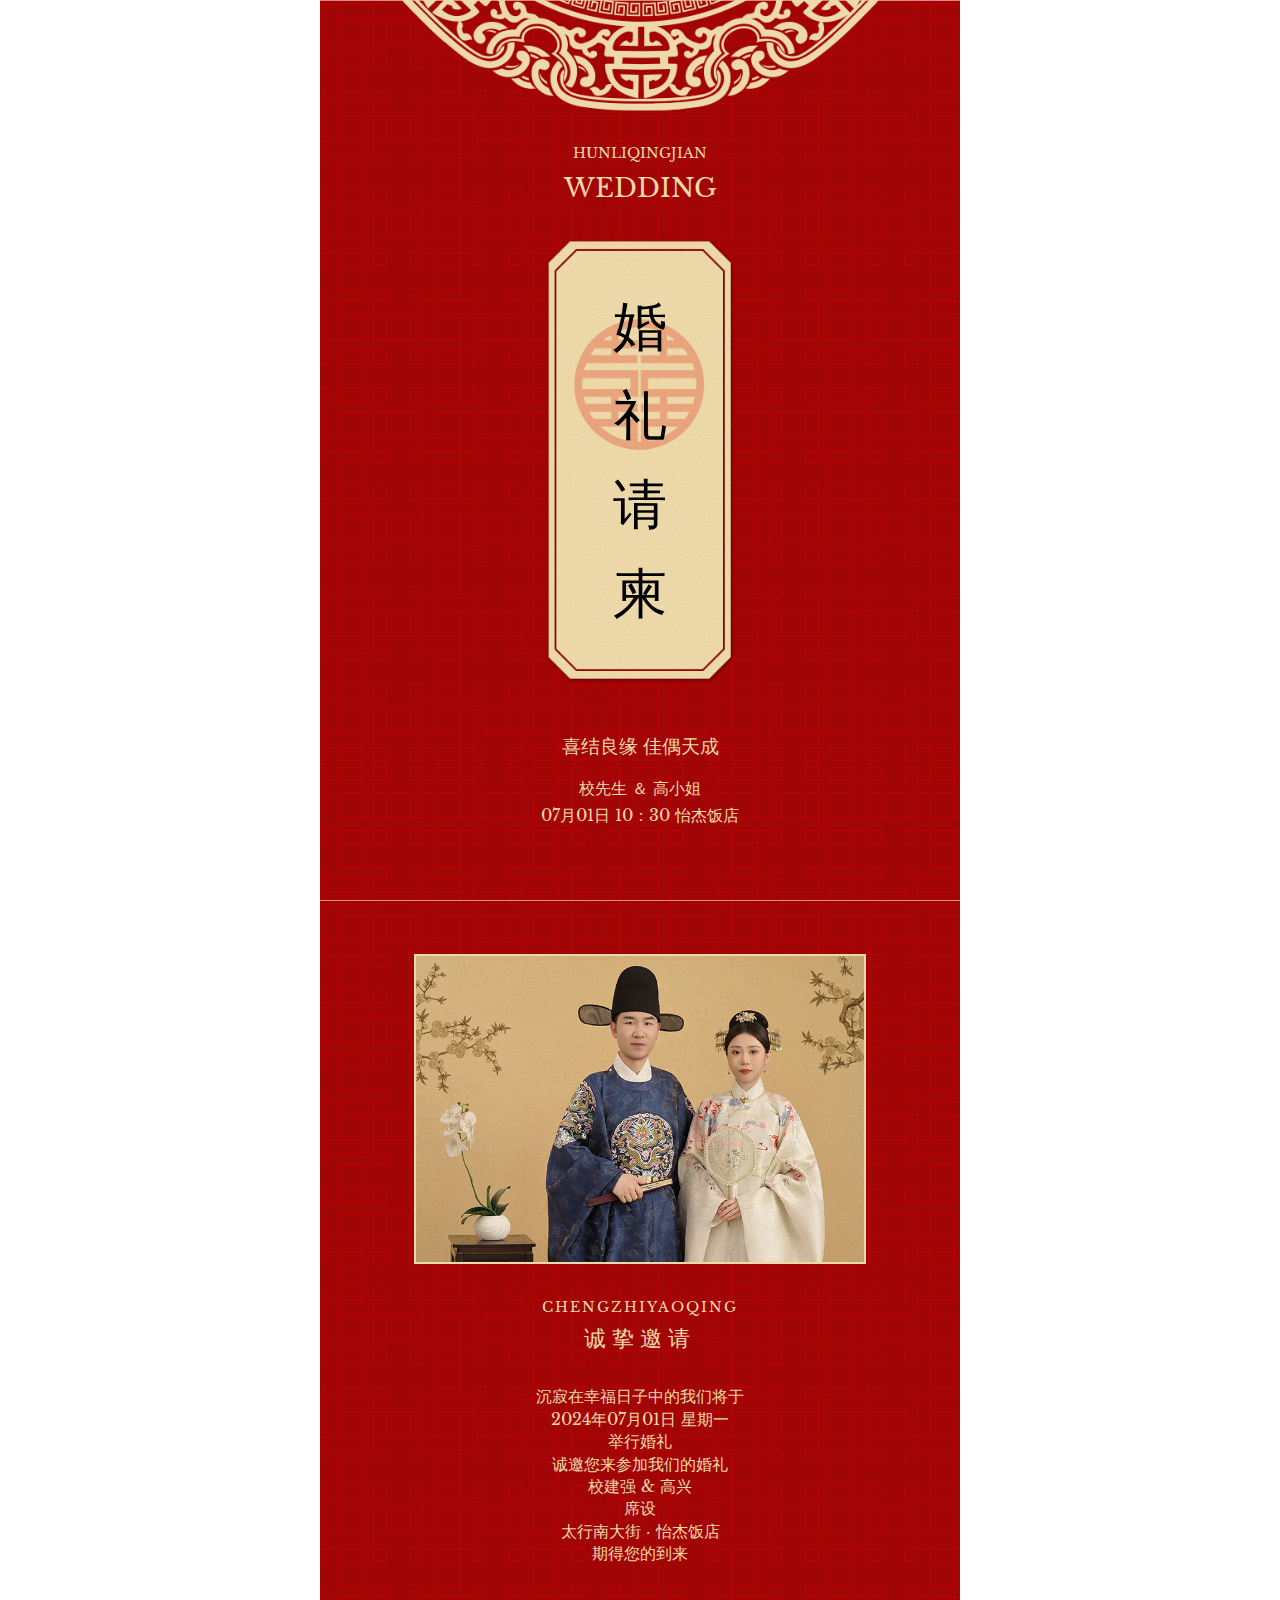
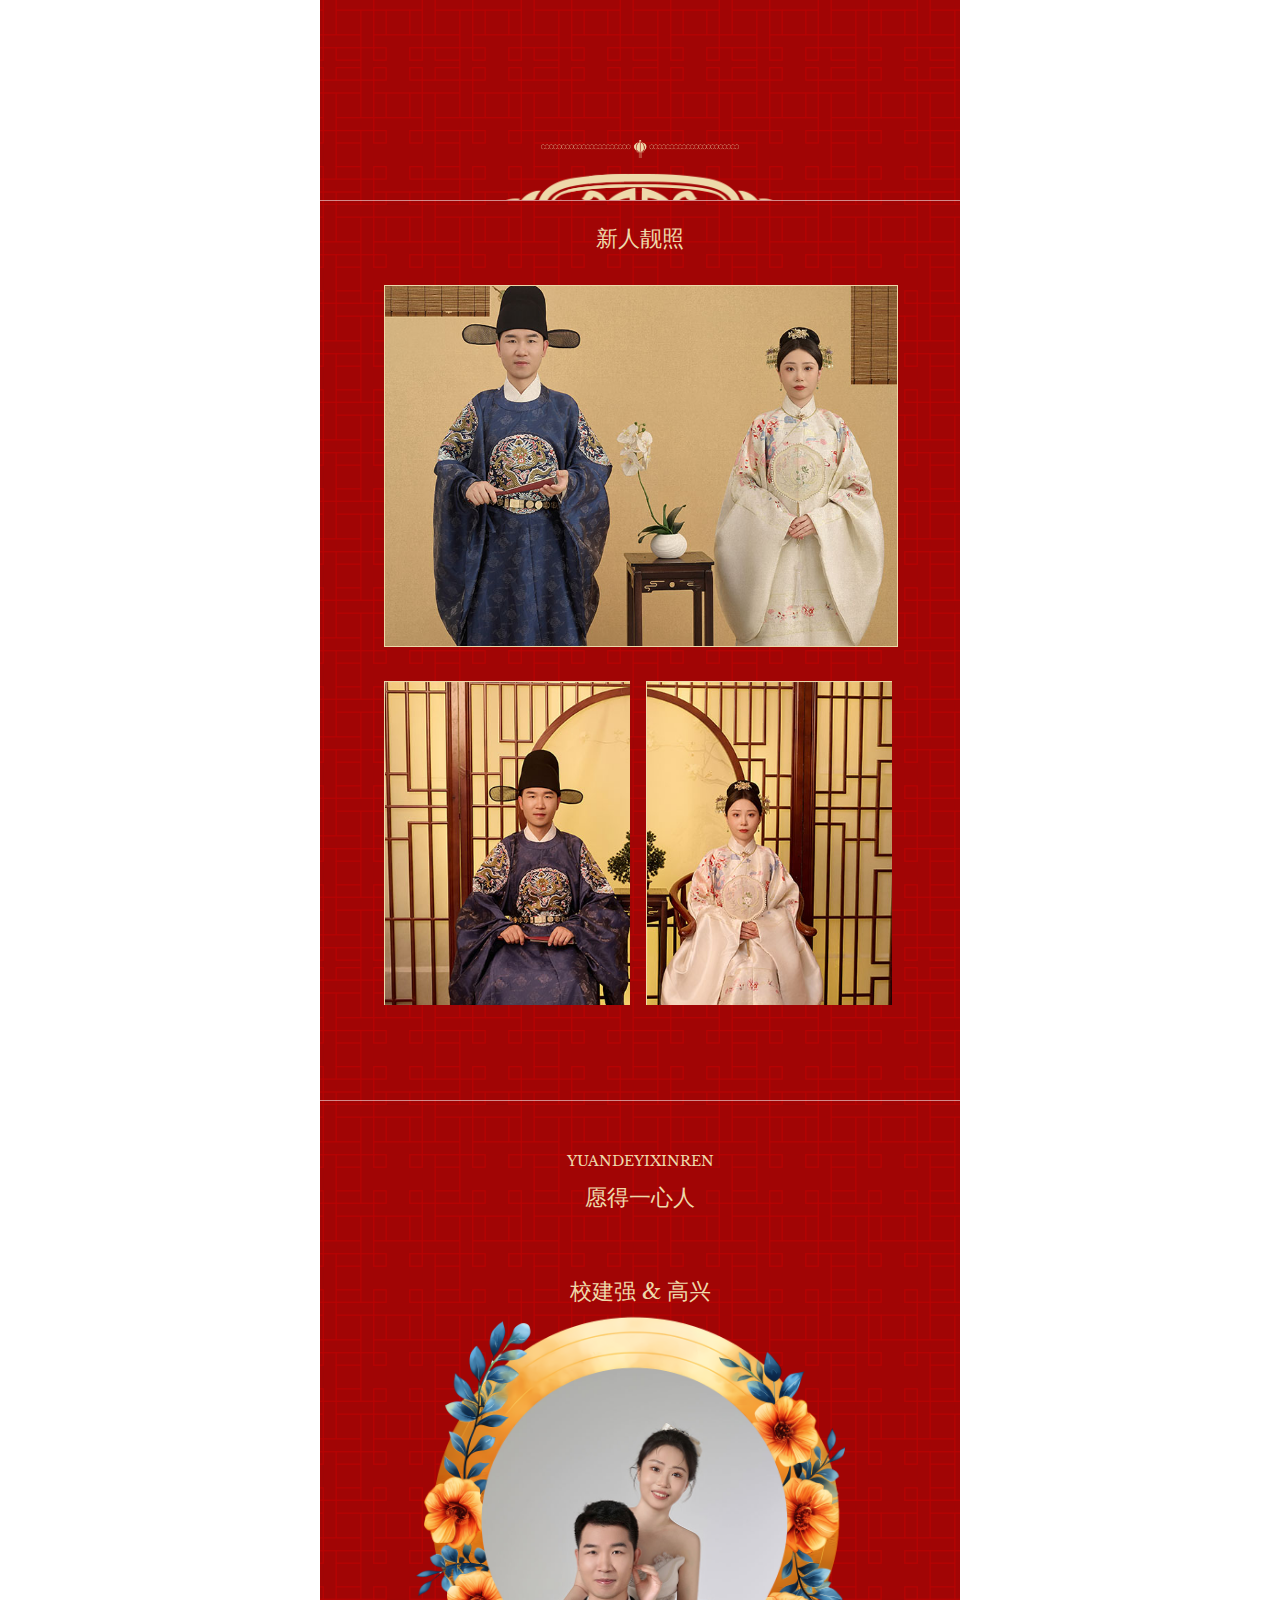
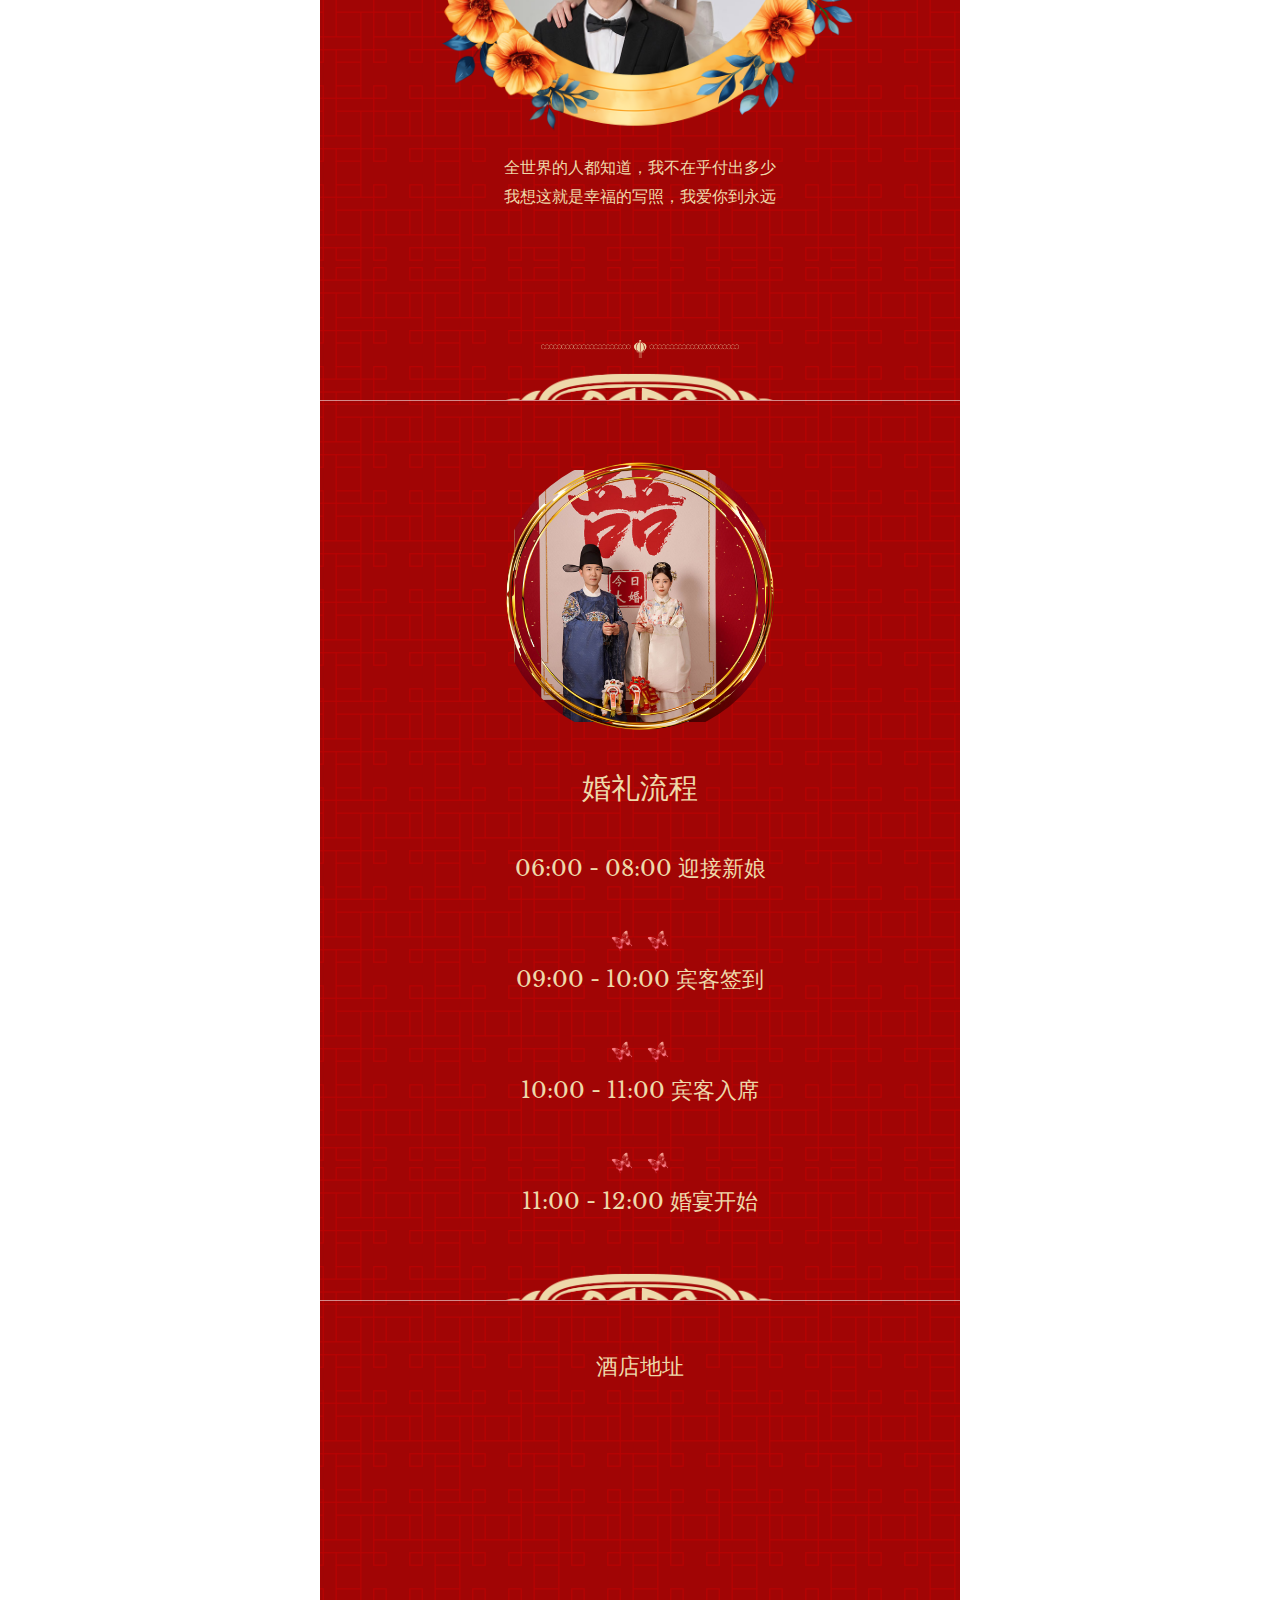
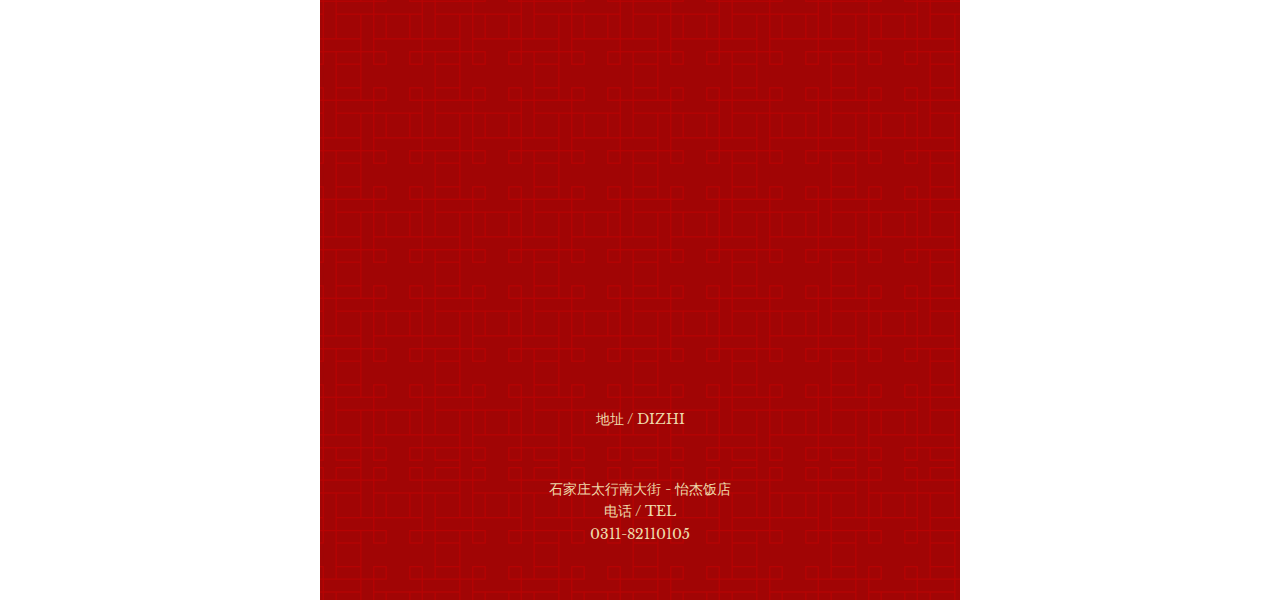
<file: index.html>
<!DOCTYPE html>
<html lang="en">
<head>
  <meta charset="UTF-8">
  <meta http-equiv="X-UA-Compatible" content="IE=edge">
  <meta name="viewport" content="width=device-width,initial-scale=1,maximum-scale=1,user-scalable=0,viewport-fit=cover">
  <title>邀请函</title>
  <link rel="stylesheet" href="./reset.css">
  <link
    rel="stylesheet"
    href="https://cdnjs.cloudflare.com/ajax/libs/animate.css/4.1.1/animate.min.css"
  />
  <link rel="stylesheet" href="./style.css">
</head>
<body>
  <div class="wrapper">
    <div class="section sec_1" data-section-name="part1">
      <div class="top_img">
        <img src="./imgs/20220326-183033-a403.png" alt="">
      </div>
      <p class="p1">HUNLIQINGJIAN</p>
      <p class="p2">WEDDING</p>
      <div class="cent">
        <p><em>婚</em> <em>礼</em><em>请</em><em>柬</em></p>
      </div>
      <p class="p3">喜结良缘 佳偶天成</p>
      <p class="p4">校先生 ＆ 高小姐</p>
      <p class="p5">07月01日 10：30  怡杰饭店</p>
    </div>
    <div class="section sec_2" data-section-name="part2">
      <div class="pic1 animate__animated" action="zoomIn">
        <img src="./imgs/pic1.jpg" alt="">
      </div>
      <p class="p1 animate__animated" action="zoomIn">CHENGZHIYAOQING</p>
      <p class="p2 animate__animated" action="zoomIn">诚挚邀请</p>
      <p class="p3 animate__animated" action="zoomIn">沉寂在幸福日子中的我们将于<br>2024年07月01日 星期一<br>举行婚礼<br>诚邀您来参加我们的婚礼<br>校建强 &amp; 高兴<br>席设<br>太行南大街 · 怡杰饭店<br>期得您的到来</p>
      <img class="pic2" src="./imgs/20220326-183033-1646.png" alt="">
      <div class="pic3">
        <img action="fadeInUp" src="./imgs/20220326-183033-a403.png" alt="">
      </div>
    </div>
    <div class="section sec_3" data-section-name="part3">
      <p class="p1">新人靓照</p>
      <div class="top">
        <img class="animate__animated" src="./imgs/pic2.jpg" action="flipInX" alt="">
      </div>
      <div class="cent">
        <div class="pic2">
          <img class="animate__animated" action="fadeInLeft" src="./imgs/pic3.jpg" alt="">
        </div>
        <div class="pic3">
          <img class="animate__animated" action="fadeInRight" src="./imgs/pic3.jpg" alt="">
        </div>
      </div>
    </div>
    <div class="section sec_4">
      <p class="p1 animate__animated" action="fadeInDown">YUANDEYIXINREN</p>
      <p class="p2 animate__animated" action="fadeInDown">愿得一心人</p>
      <p class="p3 animate__animated" action="fadeInDown">校建强 & 高兴</p>
      <div class="pic1 animate__animated" action="zoomIn">
        <img src="./imgs/circlecov3.png" class="cover" alt="">
        <img src="./imgs/pic5.jpg" class="inv" alt="">
      </div>
      <p class="p4 animate__animated" action="fadeIn">全世界的人都知道，我不在乎付出多少<br>我想这就是幸福的写照，我爱你到永远</p>
      <img class="pic2" src="./imgs/20220326-183033-1646.png" alt="">
      <div class="pic3">
        <img action="fadeInUp" src="./imgs/20220326-183033-a403.png" alt="">
      </div>
    </div>
    <div class="section sec_5" data-section-name="part4">
      <div class="pic1 animate__animated" action="zoomIn">
        <img class="cover" src="./imgs/circlecov2.png" alt="">
        <img class="inv" src="./imgs/pic4.jpg" alt="">
      </div>
      <p class="p1 animate__animated" action="zoomIn">
        婚礼流程
      </p>
      <p class="p2 animate__animated" action="fadeInLeft">06:00 - 08:00 迎接新娘</p>
      <div><img class="butterfly" src="./imgs/butterfly.png" alt=""> <img class="butterfly" src="./imgs/butterfly.png" alt=""></div>
      <p class="p2 animate__animated" action="fadeInRight">09:00 - 10:00 宾客签到</p>
      <div><img class="butterfly" src="./imgs/butterfly.png" alt=""> <img class="butterfly" src="./imgs/butterfly.png" alt=""></div>
      <p class="p2 animate__animated" action="fadeInLeft">10:00 - 11:00 宾客入席</p>
      <div><img class="butterfly" src="./imgs/butterfly.png" alt=""> <img class="butterfly" src="./imgs/butterfly.png" alt=""></div>
      <p class="p2 animate__animated" action="fadeInRight">11:00 - 12:00 婚宴开始</p>
      
      <div class="bottom_fade">
        <img action="fadeInUp" src="./imgs/20220326-183033-a403.png" alt="">
      </div>
    </div>
    <div class="section sec_6" data-section-name="part5">
      <p class="p1 animate__animated" action="fadeInDown">酒店地址</p>
      <iframe class="animate__animated" action="fadeIn" src="https://m.amap.com/navi/?dest=114.640973,37.9245058&destName=怡杰饭店&key=d4e58a6d458dfea5a0718daffdf122f1" frameborder="0"></iframe>
      <p class="p2">
        地址 / DIZHI
      </p>
      <p class="p3 animate__animated" action="fadeInUp">
        石家庄太行南大街 - 怡杰饭店 <br /> 电话 / TEL <br /> 0311-82110105
      </p>
    </div>
  </div>
  <audio class="audio" src="https://st0.dancf.com/gaoding-material/0/images/368912/20200723-153638-VUeoN.mp3" controls></audio>
</body>
<script src="https://code.jquery.com/jquery-2.2.4.min.js"></script>
<script src="./jq.scrollify.js" defer></script>
<script src="./main.js" defer></script>
</html>
</file>
<file: style.css>
@font-face {
  font-family: 'xyjxs';
  src: url('imgs/xyjxs.woff');
}
@font-face {
  font-family: 'librebaskerville';
  src: url('imgs/librebaskerville.woff');
}
@font-face {
  font-family: 'feihuasong';
  src: url('imgs/feihuasong.woff');
}
html,
body {
  height: 100%;
}
body {
  font-family: 'librebaskerville', 'feihuasong';
  font-size: 14px;
  line-height: 1;
}
em {
  font-style: normal;
}
.wrapper {
  max-width: 640px;
  min-height: 360px;
  margin: 0 auto;
  overflow-x: hidden;
}
.section {
  min-height: 100vh;
  background: url(imgs/20220326-183044-79cf.png) repeat-y;
  color: #eed9aa;
}
.animate__animated {
  animation-timing-function: linear;
}
.sec_1 {
  display: flex;
  flex-flow: column;
  align-items: center;
}
.sec_1 .top_img {
  width: 88%;
  margin: 0 auto;
  flex-shrink: 0;
  overflow: hidden;
}
.sec_1 .top_img img {
  display: inline-block;
  width: 100%;
  transform: translateY(-100%);
}
.sec_1 > p {
  opacity: 0.1;
}
.sec_1 .p1 {
  margin: 2.6vh 0 1.8vh;
  transform: scale(0.6);
}
.sec_1 .p2 {
  transform: scale(0.8);
  font-size: 1.6rem;
}
.sec_1 .p3 {
  margin: 1vh 0 2vh;
  font-size: 1.2rem;
}
.sec_1 .p4,
.sec_1 .p5 {
  margin: 0.6vh 0;
  font-size: 1rem;
}
.sec_1 .p4 {
  transform: translateX(-1000px) scale(0.01);
}
.sec_1 .p5 {
  padding-bottom: 8vh;
  transform: translateX(1000px) scale(0.01);
}
.sec_1 .cent {
  width: 100%;
  min-height: 16rem;
  flex-grow: 1;
  display: flex;
  align-items: center;
  justify-content: center;
  margin: 4vh 0 5vh;
  background: url(imgs/cover.png) no-repeat center;
  background-size: contain;
  color: #000;
}
.sec_1 .cent p {
  width: 1em;
  height: calc(80% - 4vh);
  display: flex;
  flex-flow: column;
  justify-content: space-between;
  padding: 1vh 0;
  font-size: 6vh;
  font-weight: 400;
  font-style: normal;
}
.sec_1.animed .top_img img {
  transform: translateY(-40%);
  transition: all 0.6s linear 1s;
}
.sec_1.animed > p {
  flex-shrink: 0;
  opacity: 1;
  transition: all 0.8s linear 2s;
}
.sec_1.animed .p1,
.sec_1.animed .p2 {
  transform: scale(1);
}
.sec_1.animed .p3 {
  transition-delay: 3s;
}
.sec_1.animed .p4,
.sec_1.animed .p5 {
  transform: translateX(0) scaleX(1);
  transition: all 0.8s linear 4s;
}
.sec_2 {
  display: flex;
  flex-flow: column;
  align-items: center;
}
.sec_2 .pic1 {
  max-width: 80%;
  width: 28rem;
  min-height: 12rem;
  height: 34vh;
  margin: 6vh 2rem 4vh;
  border: 2px #eed9aa solid;
  overflow: hidden;
}
.sec_2 .pic1 img {
  width: 100%;
  height: 100%;
  object-position: -32% 40%;
  object-fit: cover;
}
.sec_2 .p1 {
  font-size: 14px;
  letter-spacing: 2px;
}
.sec_2 .p2 {
  margin: 1.5vh;
  font-size: 22px;
  letter-spacing: 6px;
}
.sec_2 .p3 {
  padding: 1.4rem 0 1rem;
  flex-grow: 1;
  font-size: 16px;
  text-align: center;
  line-height: 1.4;
  animation-delay: 1.2s;
}
.sec_2 .pic2 {
  height: 18px;
}
.sec_2 .pic3 {
  height: 26px;
  padding-top: 1rem;
  overflow: hidden;
}
.sec_2 .pic3 img {
  width: 100%;
  transform: rotate(180deg);
}
.bottom_fade {
  height: 26px;
  padding-top: 1rem;
  overflow: hidden;
}
.bottom_fade img {
  width: 100%;
  transform: rotate(180deg);
}
.sec_3 {
  display: flex;
  flex-flow: column;
  align-items: center;
}
.sec_3 .p1 {
  margin-top: 3vh;
  font-size: 1.4rem;
}
.sec_3 .top {
  width: 80%;
  min-height: 16rem;
  height: 40vh;
  margin-top: 4vh;
}
.sec_3 .top img {
  width: 100%;
  height: 100%;
  border: 1px #eed9aa solid;
  object-fit: cover;
}
.sec_3 .cent {
  display: flex;
  width: 80%;
  margin-top: 4vh;
}
.sec_3 .cent > div {
  width: 48%;
  min-height: 16rem;
  height: 36vh;
}
.sec_3 .cent > div img {
  width: 100%;
  height: 100%;
  border: 1px #eed9aa solid;
  animation-delay: 0.8s;
}
.sec_3 .cent .pic2 {
  max-height: 38vh;
  margin-right: 1rem;
  overflow: hidden;
}
.sec_3 .cent .pic2 img {
  width: 100%;
  height: 100%;
  object-fit: cover;
  object-position: -1rem;
}
.sec_3 .cent .pic3 {
  max-height: 38vh;
  overflow: hidden;
}
.sec_3 .cent .pic3 img {
  width: 100%;
  height: 100%;
  object-fit: cover;
  object-position: calc(100% + 1rem) 0;
}
.sec_4 {
  display: flex;
  flex-flow: column;
  align-items: center;
}
.sec_4 .animate__animated {
  animation-duration: 3s;
}
.sec_4 .p1 {
  margin-top: 6vh;
}
.sec_4 .p2 {
  margin-top: 2vh;
  font-size: 1.4rem;
}
.sec_4 .p3 {
  margin-top: 8vh;
  font-size: 1.4rem;
}
.sec_4 .pic1 {
  width: 80%;
  height: 50vh;
  position: relative;
  display: flex;
  align-items: center;
  justify-content: center;
  overflow: hidden;
}
.sec_4 .pic1 .cover {
  position: absolute;
  left: 0;
  top: 0;
  width: 98%;
  height: 98%;
  object-fit: contain;
}
.sec_4 .pic1 .inv {
  width: 72%;
  height: 72%;
  object-fit: cover;
  object-position: center 0;
  border-radius: 50%;
  overflow: hidden;
}
.sec_4 .p4 {
  flex-grow: 1;
  font-size: 1rem;
  line-height: 1.8;
}
.sec_4 .pic2 {
  height: 18px;
}
.sec_4 .pic3 {
  height: 26px;
  padding-top: 1rem;
  overflow: hidden;
}
.sec_4 .pic3 img {
  width: 100%;
  transform: rotate(180deg);
}
.sec_5 {
  display: flex;
  flex-flow: column;
  align-items: center;
}
.sec_5 .pic1 {
  position: relative;
  width: 28vh;
  height: 28vh;
  padding: 1rem;
  margin-top: 6vh;
  border-radius: 50%;
  overflow: hidden;
}
.sec_5 .pic1 img {
  width: 100%;
  height: 100%;
}
.sec_5 .pic1 .cover {
  position: absolute;
  left: 0;
  top: 0;
}
.sec_5 .pic1 .inv {
  object-fit: cover;
}
.sec_5 > p {
  margin: 1vh 0;
  flex-grow: 1;
  font-size: 1.4rem;
}
.sec_5 .p1 {
  margin-top: 4vh;
  font-size: 1.8rem;
}
.sec_5 .p2 {
  animation-delay: 1.2s;
}
.sec_5 .butterfly {
  width: 2rem;
  height: 2rem;
  object-fit: cover;
}
.sec_6 {
  display: flex;
  flex-flow: column;
  align-items: center;
  justify-content: space-around;
}
.sec_6 .p1 {
  margin-top: 4vh;
  font-size: 1.4rem;
}
.sec_6 iframe {
  width: 80%;
  min-height: 12rem;
  height: 52vh;
  margin: 4vh 0 6vh;
}
.sec_6 .p3 {
  margin: 14px 0 4vh;
  text-align: center;
  line-height: 1.6;
}
.audio {
  display: none;
}
</file>
